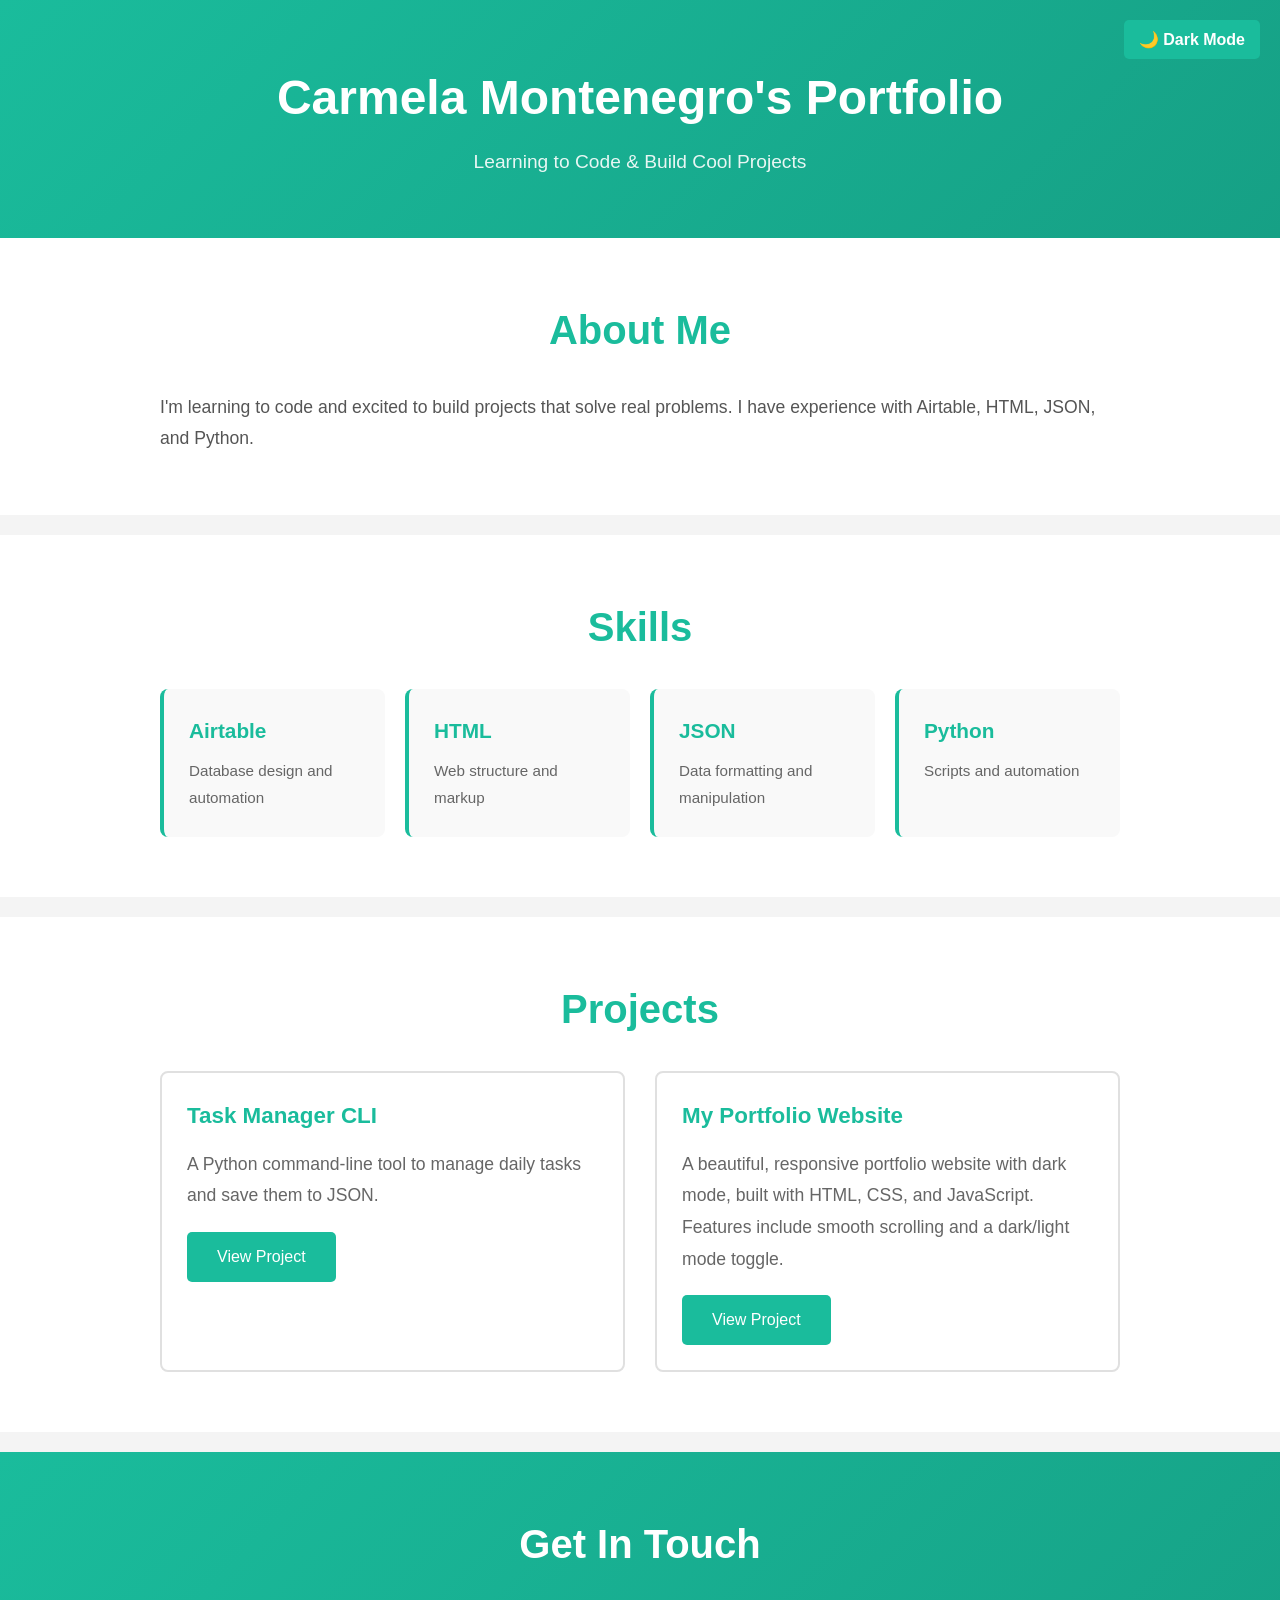
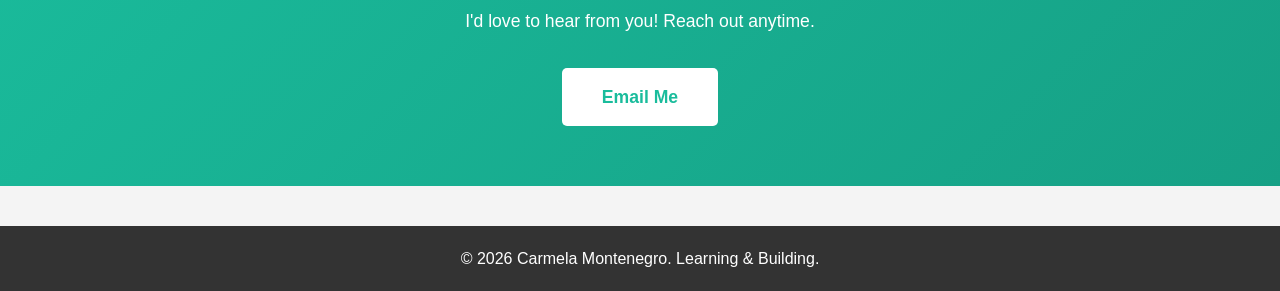
<file: index.html>
<!DOCTYPE html>
<html lang="en">
<head>
    <meta charset="UTF-8">
    <meta name="viewport" content="width=device-width, initial-scale=1.0">
    <title>Carmela's Portfolio</title>
    <link rel="stylesheet" href="styles.css">
</head>
<body>
    <!-- Dark Mode Toggle Button -->
    <button id="darkModeToggle">🌙 Dark Mode</button>

    <!-- Header/Navigation -->
    <header>
        <div class="container">
            <h1>Carmela Montenegro's Portfolio</h1>
            <p class="tagline">Learning to Code & Build Cool Projects</p>
        </div>
    </header>

    <!-- About Section -->
    <section id="about" class="section">
        <div class="container">
            <h2>About Me</h2>
            <p>
                I'm learning to code and excited to build projects that solve real problems.
                I have experience with Airtable, HTML, JSON, and Python.
            </p>
        </div>
    </section>

    <!-- Skills Section -->
    <section id="skills" class="section">
        <div class="container">
            <h2>Skills</h2>
            <div class="skills-grid">
                <div class="skill-card">
                    <h3>Airtable</h3>
                    <p>Database design and automation</p>
                </div>
                <div class="skill-card">
                    <h3>HTML</h3>
                    <p>Web structure and markup</p>
                </div>
                <div class="skill-card">
                    <h3>JSON</h3>
                    <p>Data formatting and manipulation</p>
                </div>
                <div class="skill-card">
                    <h3>Python</h3>
                    <p>Scripts and automation</p>
                </div>
            </div>
        </div>
    </section>

    <!-- Projects Section -->
    <section id="projects" class="section">
        <div class="container">
            <h2>Projects</h2>
            <div class="projects-grid">
                <div class="project-card">
                    <h3>Task Manager CLI</h3>
                    <p>A Python command-line tool to manage daily tasks and save them to JSON.</p>
                    <a href="https://github.com/carmela-hue/portfolio" class="btn">View Project</a>
                </div>
                <div class="project-card">
<h3>My Portfolio Website</h3>
<p>A beautiful, responsive portfolio website with dark mode, built with HTML, CSS, and JavaScript. Features include smooth scrolling and a dark/light mode toggle.</p>
<a href="https://github.com/carmela-hue/portfolio" class="btn">View Project</a>                </div>
            </div>
        </div>
    </section>

    <!-- Contact Section -->
    <section id="contact" class="section">
        <div class="container">
            <h2>Get In Touch</h2>
            <p>I'd love to hear from you! Reach out anytime.</p>
            <a href="mailto:carmela@wildflowconsulting.com" class="btn btn-primary">Email Me</a>
        </div>
    </section>

    <!-- Footer -->
    <footer>
        <div class="container">
            <p>&copy; 2026 Carmela Montenegro. Learning & Building.</p>
        </div>
    </footer>

    <script src="script.js"></script>
</body>
</html>
</file>
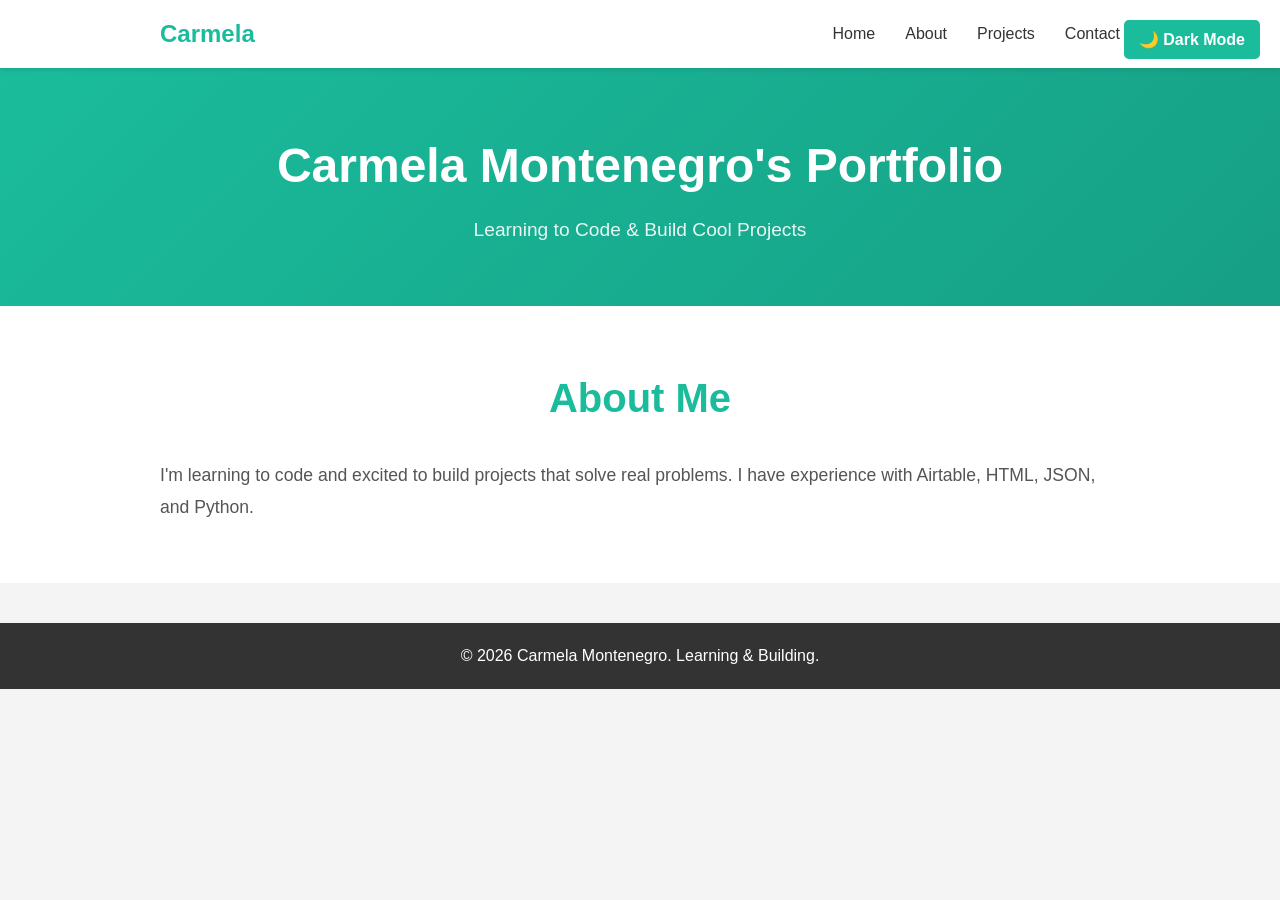
<file: about.html>
<!DOCTYPE html>
<html lang="en">
<head>
    <meta charset="UTF-8">
    <meta name="viewport" content="width=device-width, initial-scale=1.0">
    <title> About: Carmela's Portfolio</title>
    <link rel="stylesheet" href="styles.css">
</head>
<body>
    <!-- Dark Mode Toggle Button -->
    <button id="darkModeToggle">🌙 Dark Mode</button>

    <!-- Header/Navigation -->
      <!-- Navigation Menu -->
    <nav class="navbar">
        <div class="container">
            <a href="index.html" class="logo">Carmela</a>
            <ul class="nav-links">
                <li><a href="index.html">Home</a></li>
                <li><a href="about.html">About</a></li>
                <li><a href="projects.html">Projects</a></li>
                <li><a href="contact.html">Contact</a></li>
            </ul>
        </div>
    </nav>
    <header>
        <div class="container">
            <h1>Carmela Montenegro's Portfolio</h1>
            <p class="tagline">Learning to Code & Build Cool Projects</p>
        </div>
    </header>

    <!-- About Section -->
    <section id="about" class="section">
        <div class="container">
            <h2>About Me</h2>
            <p>
                I'm learning to code and excited to build projects that solve real problems.
                I have experience with Airtable, HTML, JSON, and Python.
            </p>
        </div>
    </section>

    <!-- Skills Section -->

    <!-- Projects Section -->
 
    <!-- Footer -->
    <footer>
        <div class="container">
            <p>&copy; 2026 Carmela Montenegro. Learning & Building.</p>
        </div>
    </footer>

    <script src="script.js"></script>
</body>
</html>
</file>
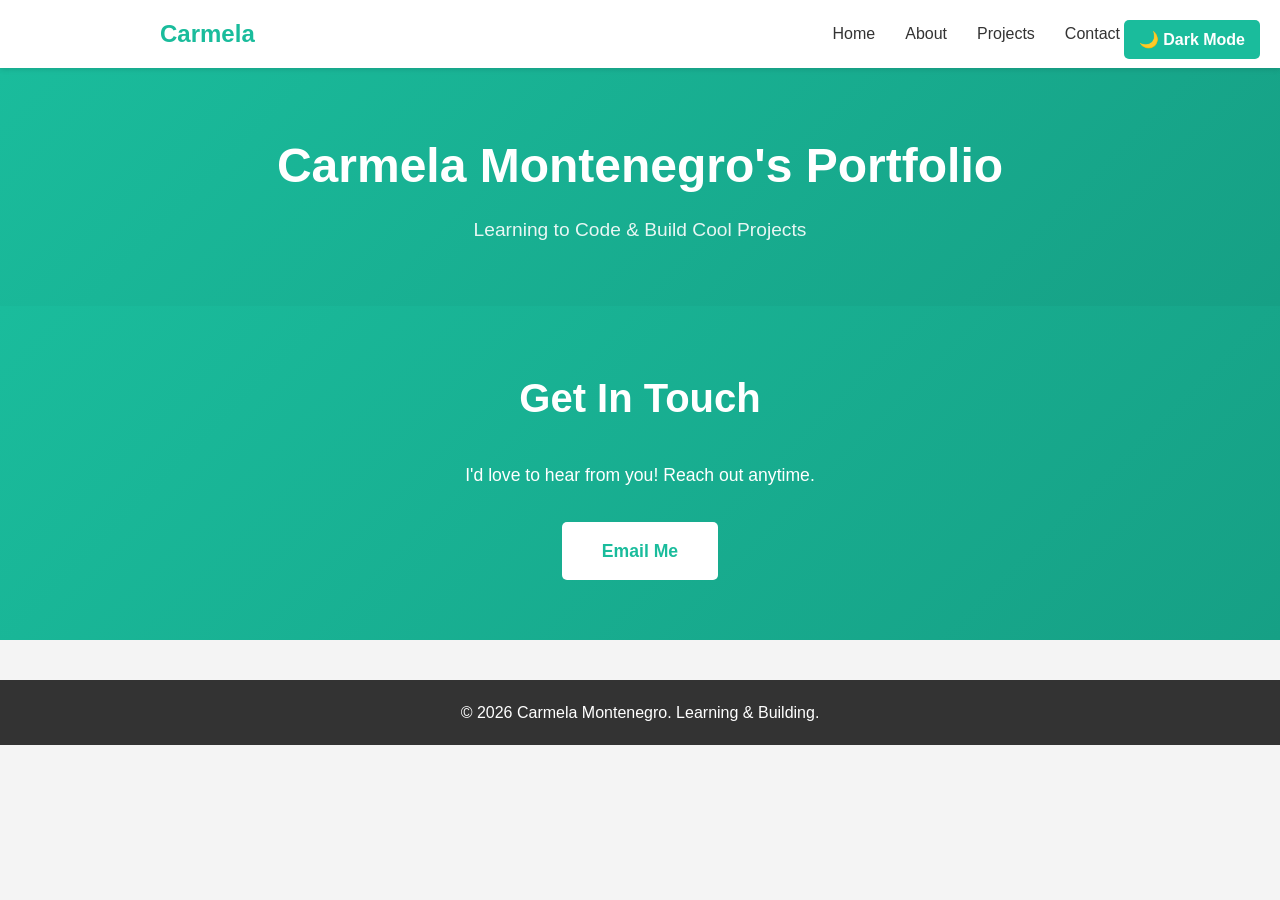
<file: contact.html>
<!DOCTYPE html>
<html lang="en">
<head>
    <meta charset="UTF-8">
    <meta name="viewport" content="width=device-width, initial-scale=1.0">
    <title>Carmela's Portfolio</title>
    <link rel="stylesheet" href="styles.css">
</head>
<body>
    <!-- Dark Mode Toggle Button -->
    <button id="darkModeToggle">🌙 Dark Mode</button>

    <!-- Header/Navigation -->
      <!-- Navigation Menu -->
    <nav class="navbar">
        <div class="container">
            <a href="index.html" class="logo">Carmela</a>
            <ul class="nav-links">
                <li><a href="index.html">Home</a></li>
                <li><a href="about.html">About</a></li>
                <li><a href="projects.html">Projects</a></li>
                <li><a href="contact.html">Contact</a></li>
            </ul>
        </div>
    </nav>
    <header>
        <div class="container">
            <h1>Carmela Montenegro's Portfolio</h1>
            <p class="tagline">Learning to Code & Build Cool Projects</p>
        </div>
    </header>


    <!-- Contact Section -->
    <section id="contact" class="section">
        <div class="container">
            <h2>Get In Touch</h2>
            <p>I'd love to hear from you! Reach out anytime.</p>
            <a href="mailto:carmela@wildflowconsulting.com" class="btn btn-primary">Email Me</a>
        </div>
    </section>

    <!-- Footer -->
    <footer>
        <div class="container">
            <p>&copy; 2026 Carmela Montenegro. Learning & Building.</p>
        </div>
    </footer>

    <script src="script.js"></script>
</body>
</html>
</file>
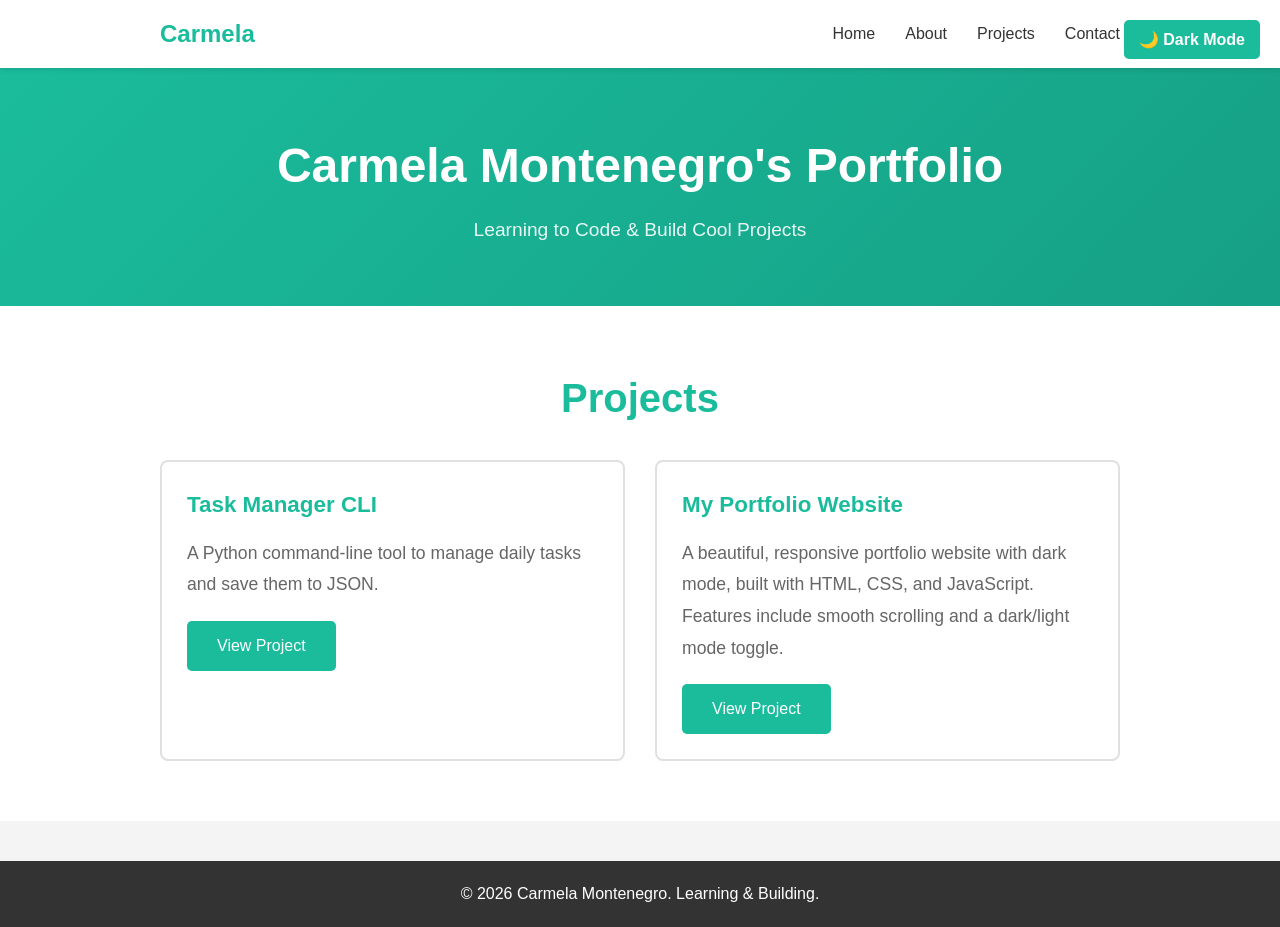
<file: projects.html>
<!DOCTYPE html>
<html lang="en">
<head>
    <meta charset="UTF-8">
    <meta name="viewport" content="width=device-width, initial-scale=1.0">
    <title> Projects: Carmela's Portfolio</title>
    <link rel="stylesheet" href="styles.css">
</head>
<body>
    <!-- Dark Mode Toggle Button -->
    <button id="darkModeToggle">🌙 Dark Mode</button>

    <!-- Header/Navigation -->
      <!-- Navigation Menu -->
    <nav class="navbar">
        <div class="container">
            <a href="index.html" class="logo">Carmela</a>
            <ul class="nav-links">
                <li><a href="index.html">Home</a></li>
                <li><a href="about.html">About</a></li>
                <li><a href="projects.html">Projects</a></li>
                <li><a href="contact.html">Contact</a></li>
            </ul>
        </div>
    </nav>
    <header>
        <div class="container">
            <h1>Carmela Montenegro's Portfolio</h1>
            <p class="tagline">Learning to Code & Build Cool Projects</p>
        </div>
    </header>

 
    <!-- Projects Section -->
    <section id="projects" class="section">
        <div class="container">
            <h2>Projects</h2>
            <div class="projects-grid">
                <div class="project-card">
                    <h3>Task Manager CLI</h3>
                    <p>A Python command-line tool to manage daily tasks and save them to JSON.</p>
                    <a href="https://github.com/carmela-hue/portfolio" class="btn">View Project</a>
                </div>
                <div class="project-card">
<h3>My Portfolio Website</h3>
<p>A beautiful, responsive portfolio website with dark mode, built with HTML, CSS, and JavaScript. Features include smooth scrolling and a dark/light mode toggle.</p>
<a href="https://github.com/carmela-hue/portfolio" class="btn">View Project</a>                </div>
            </div>
        </div>
    </section>


    <!-- Footer -->
    <footer>
        <div class="container">
            <p>&copy; 2026 Carmela Montenegro. Learning & Building.</p>
        </div>
    </footer>

    <script src="script.js"></script>
</body>
</html>
</file>
<file: styles.css>
/* Global Styles */
* {
    margin: 0;
    padding: 0;
    box-sizing: border-box;
}

body {
    font-family: 'Segoe UI', Tahoma, Geneva, Verdana, sans-serif;
    line-height: 1.6;
    color: #333;
    background-color: #f4f4f4;
}

.container {
    max-width: 1000px;
    margin: 0 auto;
    padding: 0 20px;
}
/* Navigation Bar */
.navbar {
    background-color: white;
    box-shadow: 0 2px 5px rgba(0, 0, 0, 0.1);
    position: sticky;
    top: 0;
    z-index: 100;
}

.navbar .container {
    display: flex;
    justify-content: space-between;
    align-items: center;
    padding: 15px 20px;
}

.logo {
    font-size: 1.5em;
    font-weight: bold;
    color: #1abc9c;
    text-decoration: none;
}

.nav-links {
    list-style: none;
    display: flex;
    gap: 30px;
}

.nav-links a {
    text-decoration: none;
    color: #333;
    font-weight: 500;
    transition: color 0.3s ease;
}

.nav-links a:hover {
    color: #1abc9c;
}

body.dark-mode .navbar {
    background-color: #2a2a2a;
}

body.dark-mode .nav-links a {
    color: #e0e0e0;
}

body.dark-mode .nav-links a:hover {
    color: #1abc9c;
}
/* Header */
header {
    background: linear-gradient(135deg, #1abc9c 0%, #16a085 100%);
    color: white;
    padding: 60px 0;
    text-align: center;
}

header h1 {
    font-size: 3em;
    margin-bottom: 10px;
}

.tagline {
    font-size: 1.2em;
    opacity: 0.9;
}

/* Sections */
.section {
    padding: 60px 0;
    background: white;
    margin-bottom: 20px;
}

.section h2 {
    font-size: 2.5em;
    margin-bottom: 30px;
    color: #1abc9c;
    text-align: center;
}

.section p {
    font-size: 1.1em;
    color: #555;
    line-height: 1.8;
}

/* Skills Grid */
.skills-grid {
    display: grid;
    grid-template-columns: repeat(auto-fit, minmax(200px, 1fr));
    gap: 20px;
    margin-top: 30px;
}

.skill-card {
    background: #f9f9f9;
    padding: 25px;
    border-radius: 8px;
    border-left: 4px solid #1abc9c;
    transition: transform 0.3s ease;
}

.skill-card:hover {
    transform: translateY(-5px);
}

.skill-card h3 {
    color: #1abc9c;
    margin-bottom: 10px;
    font-size: 1.3em;
}

.skill-card p {
    font-size: 0.95em;
    color: #666;
}

/* Projects Grid */
.projects-grid {
    display: grid;
    grid-template-columns: repeat(auto-fit, minmax(250px, 1fr));
    gap: 30px;
    margin-top: 30px;
}

.project-card {
    background: white;
    border: 2px solid #e0e0e0;
    border-radius: 8px;
    padding: 25px;
    transition: all 0.3s ease;
}

.project-card:hover {
    box-shadow: 0 5px 20px rgba(0, 0, 0, 0.1);
    border-color: #1abc9c;
}

.project-card h3 {
    color: #1abc9c;
    margin-bottom: 15px;
    font-size: 1.4em;
}

.project-card p {
    margin-bottom: 20px;
    color: #666;
}

/* Buttons */
.btn {
    display: inline-block;
    padding: 12px 30px;
    background-color: #1abc9c;
    color: white;
    text-decoration: none;
    border-radius: 5px;
    transition: background-color 0.3s ease;
    border: none;
    cursor: pointer;
    font-size: 1em;
}

.btn:hover {
    background-color: #16a085;
}

.btn-primary {
    background-color: #1abc9c;
    font-size: 1.1em;
    padding: 15px 40px;
}

/* Contact Section */
#contact {
    text-align: center;
    background: linear-gradient(135deg, #1abc9c 0%, #16a085 100%);
    color: white;
}

#contact h2 {
    color: white;
}

#contact p {
    color: white;
    margin-bottom: 30px;
    font-size: 1.1em;
}

#contact .btn {
    background-color: white;
    color: #1abc9c;
    font-weight: bold;
}

#contact .btn:hover {
    background-color: #f0f0f0;
}

/* Footer */
footer {
    background-color: #333;
    color: white;
    text-align: center;
    padding: 20px 0;
    margin-top: 40px;
}

footer p {
    margin: 0;
}

/* Dark Mode */
body.dark-mode {
    background-color: #1a1a1a;
    color: #e0e0e0;
}

body.dark-mode .section {
    background-color: #2a2a2a;
}

body.dark-mode .skill-card {
    background-color: #333333;
    color: #e0e0e0;
}

body.dark-mode .skill-card h3 {
    color: #1abc9c;
}

body.dark-mode .project-card {
    background-color: #333333;
    border-color: #444444;
}

body.dark-mode .project-card h3 {
    color: #1abc9c;
}

body.dark-mode footer {
    background-color: #111111;
}

#darkModeToggle {
    position: fixed;
    top: 20px;
    right: 20px;
    z-index: 1000;
    padding: 10px 15px;
    background-color: #1abc9c;
    color: white;
    border: none;
    border-radius: 5px;
    cursor: pointer;
    font-size: 1em;
    font-weight: bold;
    transition: background-color 0.3s ease;
}

#darkModeToggle:hover {
    background-color: #16a085;
}

/* Responsive Design */
@media (max-width: 768px) {
    header h1 {
        font-size: 2em;
    }

    .section h2 {
        font-size: 1.8em;
    }

    .skills-grid {
        grid-template-columns: 1fr;
    }

    .projects-grid {
        grid-template-columns: 1fr;
    }

    #darkModeToggle {
        top: 10px;
        right: 10px;
        padding: 8px 12px;
        font-size: 0.9em;
    }
}
</file>
